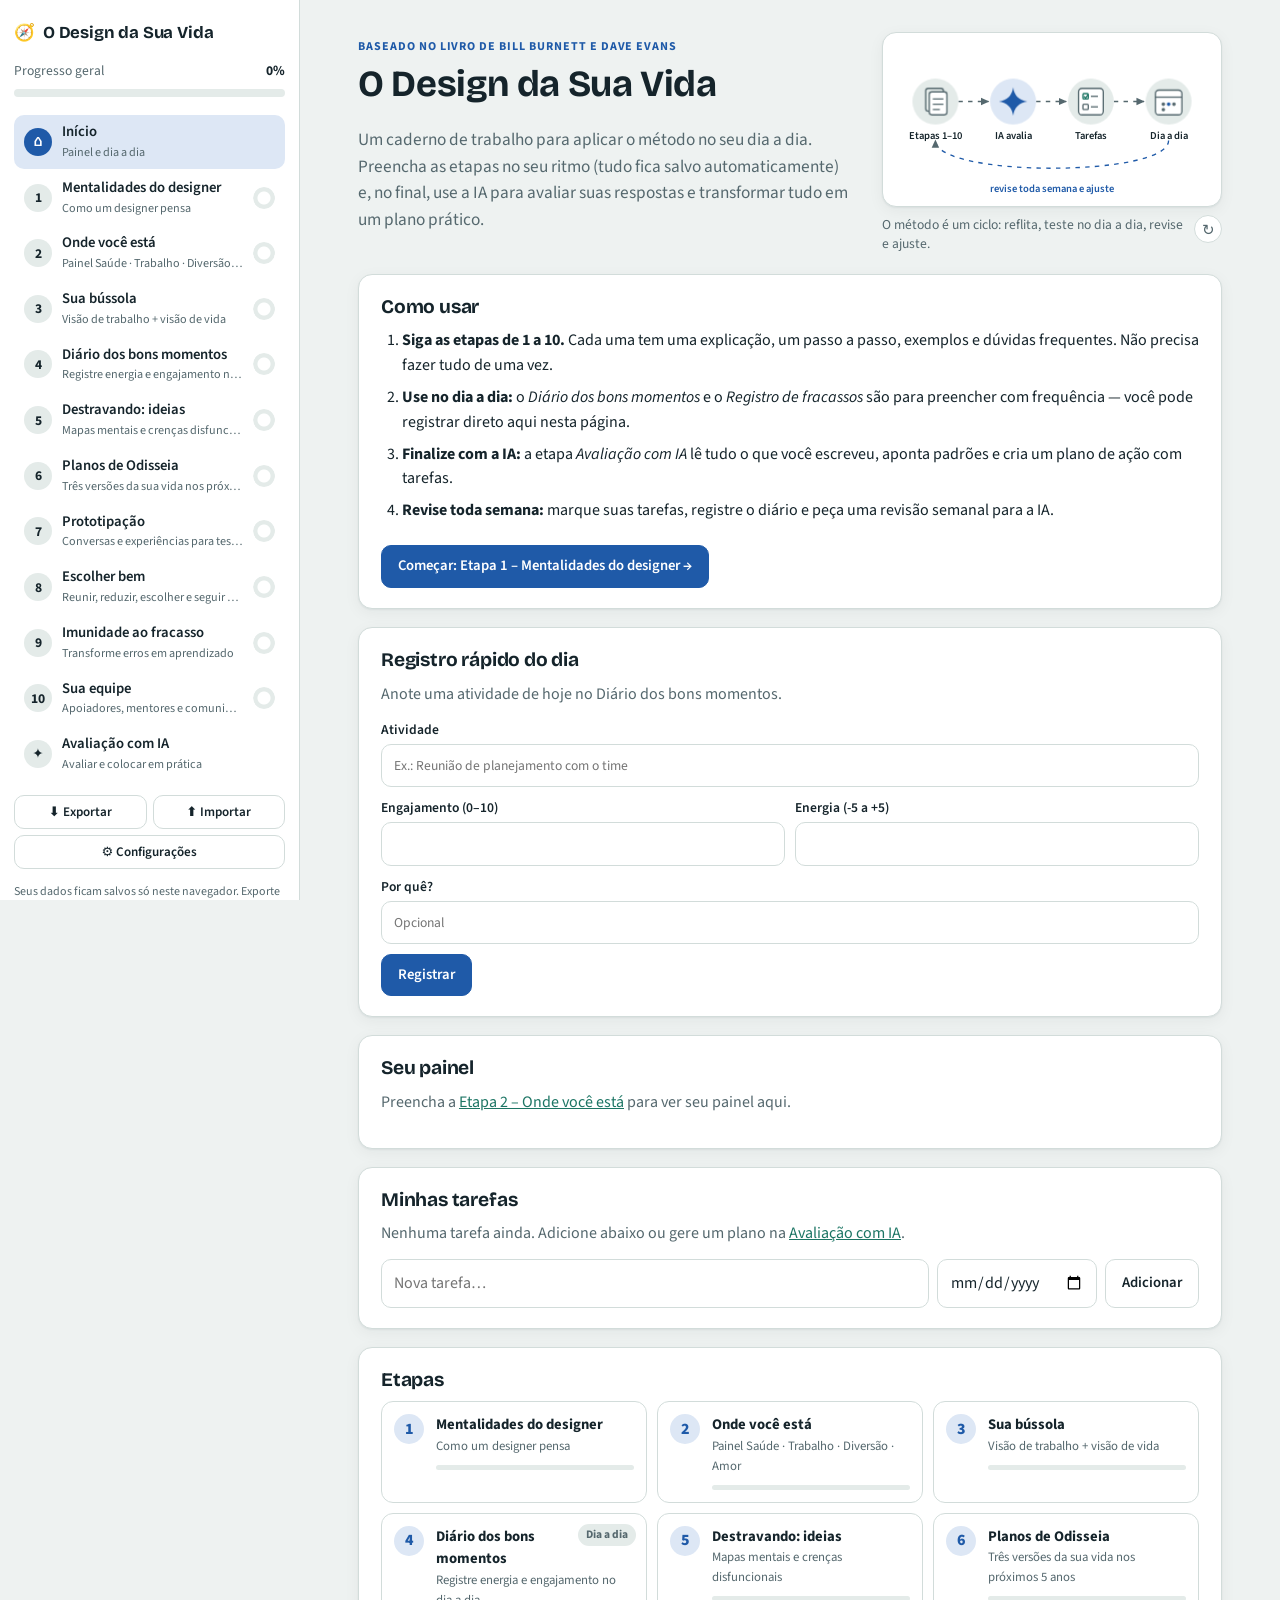
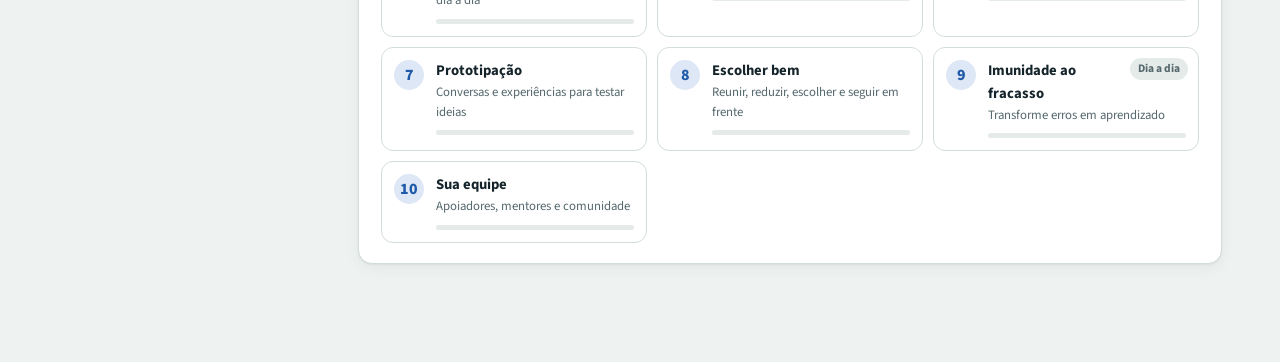
<file: design-da-sua-vida/index.html>
<!doctype html>
<html lang="pt-BR">
<head>
  <meta charset="utf-8">
  <meta name="viewport" content="width=device-width, initial-scale=1">
  <title>O Design da Sua Vida</title>
  <meta name="description" content="Caderno de trabalho interativo baseado no livro O Design da Sua Vida, com avaliação e plano de ação com IA.">
  <link rel="icon" href="data:image/svg+xml,<svg xmlns='http://www.w3.org/2000/svg' viewBox='0 0 100 100'><text y='.9em' font-size='90'>🧭</text></svg>">
  <link rel="preconnect" href="https://fonts.googleapis.com">
  <link rel="preconnect" href="https://fonts.gstatic.com" crossorigin>
  <link rel="stylesheet" href="https://fonts.googleapis.com/css2?family=Bricolage+Grotesque:opsz,wght@12..96,600;12..96,700&family=Source+Sans+3:ital,wght@0,400;0,600;0,700;1,400&display=swap">
  <link rel="stylesheet" href="css/styles.css">
</head>
<body>
  <a class="skip" href="#main">Pular para o conteúdo</a>

  <header class="topbar">
    <button class="icon-btn menu-btn" data-action="toggle-nav" aria-label="Abrir menu">☰</button>
    <a href="#inicio" class="brand"><span aria-hidden="true">🧭</span> O Design da Sua Vida</a>
  </header>

  <div class="layout">
    <nav class="sidebar" aria-label="Etapas">
      <a href="#inicio" class="brand brand-side"><span aria-hidden="true">🧭</span> O Design da Sua Vida</a>
      <div id="overall" class="overall"></div>
      <ul id="nav-list" class="nav-list"></ul>
      <div class="side-tools">
        <button class="btn small ghost" data-action="export" title="Baixar backup dos seus dados (.json)">⬇ Exportar</button>
        <button class="btn small ghost" data-action="import" title="Restaurar um backup">⬆ Importar</button>
        <button class="btn small ghost" data-action="open-settings">⚙️ Configurações</button>
      </div>
      <p class="side-note" id="storage-note">Seus dados ficam salvos só neste navegador. Exporte um backup de vez em quando.</p>
    </nav>
    <div class="nav-backdrop" data-action="toggle-nav"></div>

    <main id="main" tabindex="-1"></main>
  </div>

  <input type="file" id="import-file" accept="application/json,.json" hidden>

  <dialog id="settings" aria-labelledby="set-title">
    <form method="dialog" data-action="save-settings" class="settings-form">
      <h2 id="set-title">Configurações</h2>
      <p id="set-msg" class="notice" hidden></p>

      <div id="set-sample" class="settings-block" hidden>
        <strong>IA</strong>
        <p class="muted small">Aqui a IA usa a sua própria conta Claude, sem chave de API. Na primeira vez, o Claude pede sua autorização.</p>
      </div>

      <div id="set-api" class="settings-block">
        <label for="set-key"><strong>Chave da API da Anthropic</strong></label>
        <input id="set-key" name="key" type="password" autocomplete="off" placeholder="sk-ant-…">
        <p class="muted small">
          Usada para a IA responder aqui no app. Crie uma em <a href="https://console.anthropic.com/settings/keys" target="_blank" rel="noopener">console.anthropic.com</a> (o uso é cobrado pela Anthropic, por volume de texto).
          A chave fica salva <strong>apenas neste navegador</strong> e é enviada somente para a API da Anthropic.
          Não use em computadores compartilhados.
        </p>
        <p class="muted small">Sem chave? Tudo continua funcionando, e nos pedidos à IA você pode usar “Copiar para usar no Claude.ai”.</p>

        <label for="set-model"><strong>Modelo</strong></label>
        <select id="set-model" name="model"></select>
      </div>

      <div class="dialog-actions">
        <button type="button" class="btn danger ghost" data-action="reset">Apagar todos os dados</button>
        <span class="spacer"></span>
        <button type="button" class="btn" data-action="close-dialog">Cancelar</button>
        <button type="submit" class="btn primary">Salvar</button>
      </div>
    </form>
  </dialog>

  <dialog id="confirm-dlg" aria-labelledby="confirm-msg">
    <form method="dialog" class="settings-form">
      <p id="confirm-msg" class="confirm-msg"></p>
      <div class="dialog-actions">
        <span class="spacer"></span>
        <button value="cancel" class="btn">Cancelar</button>
        <button value="ok" class="btn primary" id="confirm-ok">Confirmar</button>
      </div>
    </form>
  </dialog>

  <div id="save-status" class="save-status" role="status" aria-live="polite"></div>
  <div id="toast" class="toast" role="status" aria-live="polite"></div>

  <script src="js/steps.js"></script>
  <script src="js/illustrations.js"></script>
  <script src="js/ai.js"></script>
  <script src="js/app.js"></script>
</body>
</html>
</file>
<file: design-da-sua-vida/css/styles.css>
/*
 * Paleta "bússola": névoa verde-acinzentada, azul de mapa como destaque
 * e verde-mar para ajuda e progresso.
 */
:root {
  --bg: #eef2f1;
  --surface: #ffffff;
  --surface-2: #e4ebe9;
  --text: #15242b;
  --muted: #55686e;
  --line: #d2dcda;
  --accent: #1f5aa8;
  --accent-ink: #ffffff;
  --accent-soft: #dde7f5;
  --teal: #1c7564;
  --teal-soft: #d6ede7;
  --pos: #22774a;
  --neg: #b23a34;
  --radius: 14px;
  --shadow: 0 1px 2px rgba(21, 36, 43, .06), 0 4px 16px rgba(21, 36, 43, .05);
  --sidebar: 300px;
  --font: "Source Sans 3", system-ui, -apple-system, "Segoe UI", Roboto, Arial, sans-serif;
  --font-display: "Bricolage Grotesque", "Source Sans 3", system-ui, sans-serif;
  --ease-out: cubic-bezier(.22, 1, .36, 1);
  --ease-spring: cubic-bezier(.34, 1.56, .64, 1);
  color-scheme: light;
}

@media (prefers-color-scheme: dark) {
  :root:not([data-theme="light"]) {
    --bg: #0f171a;
    --surface: #172327;
    --surface-2: #1f2e33;
    --text: #e3ebea;
    --muted: #9cb0b3;
    --line: #2b3c41;
    --accent: #82b2f0;
    --accent-ink: #0b1520;
    --accent-soft: #1b2d45;
    --teal: #5ec6b1;
    --teal-soft: #173530;
    --pos: #73c690;
    --neg: #ef8a83;
    --shadow: none;
    color-scheme: dark;
  }
}
:root[data-theme="dark"] {
  --bg: #0f171a;
  --surface: #172327;
  --surface-2: #1f2e33;
  --text: #e3ebea;
  --muted: #9cb0b3;
  --line: #2b3c41;
  --accent: #82b2f0;
  --accent-ink: #0b1520;
  --accent-soft: #1b2d45;
  --teal: #5ec6b1;
  --teal-soft: #173530;
  --pos: #73c690;
  --neg: #ef8a83;
  --shadow: none;
  color-scheme: dark;
}

* { box-sizing: border-box; }
html { -webkit-text-size-adjust: 100%; }
body {
  margin: 0;
  background: var(--bg);
  color: var(--text);
  font: 16px/1.55 var(--font);
}
a { color: var(--teal); }
h1, h2, h3, h4 { line-height: 1.25; margin: 0 0 .5em; text-wrap: balance; }
h1, h2, .brand { font-family: var(--font-display); letter-spacing: -.01em; }
h1 { font-size: clamp(1.7rem, 4vw, 2.3rem); letter-spacing: -.01em; }
h2 { font-size: 1.2rem; }
h3 { font-size: 1rem; margin-top: 1.2em; }
h4 { font-size: .95rem; }
p { margin: 0 0 .8em; }
code { background: var(--surface-2); padding: 0 .3em; border-radius: 4px; font-size: .9em; }

.skip { position: absolute; left: -999px; top: 0; background: var(--surface); padding: 8px 12px; z-index: 100; }
.skip:focus { left: 8px; }

.muted { color: var(--muted); }
.small { font-size: .85rem; }

/* ---------- Layout ---------- */
.layout { display: flex; min-height: 100vh; }
.sidebar {
  position: sticky; top: 0; align-self: flex-start;
  width: var(--sidebar); height: 100vh; overflow-y: auto;
  padding: 20px 14px; border-right: 1px solid var(--line); background: var(--surface);
  display: flex; flex-direction: column; gap: 14px; flex-shrink: 0;
}
main { flex: 1; min-width: 0; max-width: 920px; margin: 0 auto; padding: 32px 28px 80px; outline: none; }

.brand { font-weight: 700; color: var(--text); text-decoration: none; font-size: 1.05rem; display: flex; gap: 8px; align-items: center; }
.topbar { display: none; }

.overall-label { display: flex; justify-content: space-between; font-size: .85rem; color: var(--muted); margin-bottom: 6px; }
.overall-label strong { color: var(--text); }
.bar { height: 8px; background: var(--surface-2); border-radius: 99px; overflow: hidden; margin: 8px 0 4px; }
.bar > span { display: block; height: 100%; background: linear-gradient(90deg, var(--teal), var(--accent)); border-radius: inherit; transition: width .3s; }
.bar.small { height: 5px; margin: 8px 0 0; }

.nav-list { list-style: none; margin: 0; padding: 0; display: flex; flex-direction: column; gap: 2px; }
.nav-item {
  display: flex; align-items: center; gap: 10px; padding: 6px 10px; border-radius: 10px;
  color: var(--text); text-decoration: none;
}
.nav-item:hover { background: var(--surface-2); }
.nav-item.active { background: var(--accent-soft); }
.nav-badge {
  width: 28px; height: 28px; flex-shrink: 0; border-radius: 50%; display: grid; place-items: center;
  background: var(--surface-2); font-weight: 700; font-size: .85rem;
}
.nav-item.active .nav-badge { background: var(--accent); color: var(--accent-ink); }
.nav-text { display: flex; flex-direction: column; min-width: 0; flex: 1; }
.nav-title { font-weight: 600; font-size: .92rem; }
.nav-sub { font-size: .76rem; color: var(--muted); white-space: nowrap; overflow: hidden; text-overflow: ellipsis; }
.nav-progress {
  --p: 0;
  width: 22px; height: 22px; border-radius: 50%; flex-shrink: 0; display: grid; place-items: center;
  font-size: .7rem; font-weight: 700; color: var(--accent-ink);
  background: conic-gradient(var(--teal) calc(var(--p) * 1%), var(--surface-2) 0);
  -webkit-mask: radial-gradient(circle, transparent 6px, #000 7px);
          mask: radial-gradient(circle, transparent 6px, #000 7px);
}
.nav-progress.done { background: var(--teal); -webkit-mask: none; mask: none; color: var(--surface); }

.side-tools { display: grid; grid-template-columns: 1fr 1fr; gap: 6px; margin-top: auto; }
.side-tools > :last-child { grid-column: 1 / -1; }
.side-note { font-size: .75rem; color: var(--muted); margin: 0; }
.nav-backdrop { display: none; }

/* ---------- Componentes ---------- */
.page-head { margin-bottom: 20px; }
.page-head.with-ill { display: grid; grid-template-columns: minmax(0, 1fr) minmax(220px, 340px); gap: 28px; align-items: center; }
.eyebrow { text-transform: uppercase; letter-spacing: .08em; font-size: .75rem; font-weight: 700; color: var(--accent); margin-bottom: 6px; }
.lead { font-size: 1.08rem; color: var(--muted); max-width: 680px; }

.card {
  background: var(--surface); border: 1px solid var(--line); border-radius: var(--radius);
  padding: 20px 22px; margin-bottom: 18px; box-shadow: var(--shadow);
}

.btn {
  display: inline-flex; align-items: center; justify-content: center; gap: 6px;
  padding: 9px 16px; border-radius: 10px; border: 1px solid var(--line);
  background: var(--surface); color: var(--text); font: inherit; font-weight: 600; font-size: .92rem;
  cursor: pointer; text-decoration: none; min-height: 40px;
}
.btn:hover { background: var(--surface-2); }
.btn.primary { background: var(--accent); border-color: var(--accent); color: var(--accent-ink); }
.btn.primary:hover { filter: brightness(1.05); }
.btn.ghost { background: transparent; }
.btn.small { padding: 6px 10px; font-size: .82rem; min-height: 34px; }
.btn.danger { color: var(--neg); }
.btn:disabled { opacity: .55; cursor: not-allowed; }
.icon-btn {
  border: 0; background: transparent; color: var(--muted); font-size: 1.3rem; line-height: 1;
  width: 34px; height: 34px; border-radius: 8px; cursor: pointer;
}
.icon-btn:hover { background: var(--surface-2); color: var(--neg); }

.chip { font-size: .72rem; font-weight: 700; padding: 2px 8px; border-radius: 99px; background: var(--surface-2); color: var(--muted); white-space: nowrap; }
.chip.ok { background: var(--teal-soft); color: var(--teal); }
.pill { display: inline-block; font-size: .75rem; padding: 0 7px; border-radius: 99px; background: var(--surface-2); color: var(--muted); white-space: nowrap; }
.pill.pos { color: var(--pos); }
.pill.neg { color: var(--neg); }

.notice { background: var(--accent-soft); border-radius: 10px; padding: 12px 14px; margin-bottom: 18px; font-size: .92rem; }
.error-text { color: var(--neg); }

.how-list { padding-left: 1.3em; margin: 0 0 1em; }
.how-list li { margin-bottom: .45em; }

/* Ajuda */
.help { padding: 0; }
.help > summary {
  list-style: none; cursor: pointer; padding: 16px 22px; font-weight: 700; display: flex; align-items: center; gap: 10px;
}
.help > summary::-webkit-details-marker { display: none; }
.help > summary::after { content: "▾"; margin-left: auto; color: var(--muted); transition: transform .2s; }
.help[open] > summary::after { transform: rotate(180deg); }
.help-icon { width: 26px; height: 26px; border-radius: 50%; display: grid; place-items: center; background: var(--teal-soft); color: var(--teal); font-weight: 800; }
.help-body { padding: 0 22px 20px; border-top: 1px solid var(--line); }
.help-intro { margin-top: 14px; }
.help-intro ul, .help-intro ol { padding-left: 1.3em; }
.help-intro li { margin-bottom: .35em; }
.example { background: var(--surface-2); border-left: 4px solid var(--teal); padding: 12px 14px; border-radius: 0 10px 10px 0; font-size: .95rem; }
.example p:last-child { margin: 0; }
.faq details { border-bottom: 1px solid var(--line); padding: 8px 0; }
.faq summary { cursor: pointer; font-weight: 600; }
.faq p { margin: 8px 0 4px; color: var(--muted); }
.ask-box { margin-top: 18px; padding: 14px; border-radius: 12px; background: var(--teal-soft); }
.ask-box h3 { margin-top: 0; }
.ask-box form { display: flex; flex-direction: column; gap: 8px; align-items: flex-start; }
.ask-answer:not(:empty) { margin-top: 12px; background: var(--surface); padding: 12px 14px; border-radius: 10px; }

/* Campos */
.section-hint { color: var(--muted); font-size: .92rem; background: var(--surface-2); padding: 10px 12px; border-radius: 10px; }
.field { display: flex; flex-direction: column; gap: 6px; margin-bottom: 16px; }
.field > label { font-weight: 600; }
.hint { color: var(--muted); font-size: .85rem; margin-top: -4px; }
input[type="text"], input[type="number"], input[type="date"], input[type="password"], input:not([type]), textarea, select {
  width: 100%; font: inherit; color: var(--text); background: var(--surface);
  border: 1px solid var(--line); border-radius: 10px; padding: 10px 12px;
}
textarea { resize: vertical; min-height: 2.8em; line-height: 1.5; }
input:focus, textarea:focus, select:focus, .btn:focus-visible, .nav-item:focus-visible, summary:focus-visible {
  outline: 2px solid var(--teal); outline-offset: 1px;
}
.counter { font-size: .78rem; color: var(--muted); align-self: flex-end; }

.range-row { display: flex; align-items: center; gap: 14px; }
.range-row input[type="range"] { flex: 1; accent-color: var(--accent); height: 28px; }
.range-row input.unset { opacity: .45; }
.range-row output { min-width: 2.2em; text-align: center; font-weight: 800; font-size: 1.1rem; background: var(--surface-2); border-radius: 8px; padding: 2px 6px; }

/* Listas */
.table-wrap { overflow-x: auto; margin-bottom: 10px; }
.list-table { width: 100%; border-collapse: collapse; }
.list-table th { text-align: left; font-size: .78rem; color: var(--muted); font-weight: 600; padding: 4px 6px; white-space: nowrap; }
.list-table td { padding: 4px 6px; vertical-align: top; }
.list-table td input, .list-table td select { padding: 8px 9px; font-size: .92rem; }
.list-table th.wide, .list-table td.wide { min-width: 170px; }
.list-table input[type="number"] { width: 80px; }
.list-table input[type="date"] { min-width: 140px; }
.row-actions { width: 40px; }
.empty { font-size: .9rem; }

.highlights { display: grid; grid-template-columns: 1fr 1fr; gap: 14px; margin-top: 16px; padding: 14px; border-radius: 12px; background: var(--surface-2); }
.highlights ul { margin: 0; padding-left: 1.1em; font-size: .9rem; }
.highlights p { grid-column: 1 / -1; margin: 0; }

.step-footer { display: flex; flex-wrap: wrap; gap: 14px; align-items: center; justify-content: space-between; margin-top: 8px; }
.step-nav { display: flex; gap: 8px; flex-wrap: wrap; }
.check { display: inline-flex; align-items: flex-start; gap: 10px; cursor: pointer; }
.check input { width: 20px; height: 20px; margin-top: 2px; accent-color: var(--teal); flex-shrink: 0; }
.done-toggle { font-weight: 600; }

/* Início */
.how-card .btn { margin-top: 6px; }
.quick-form { display: grid; grid-template-columns: 1fr 1fr; gap: 10px; align-items: end; }
.quick-form label { display: flex; flex-direction: column; gap: 4px; font-size: .85rem; font-weight: 600; }
.quick-form .qf-wide { grid-column: 1 / -1; }
.quick-form input { font-weight: 400; }
.quick-form button { grid-column: 1 / -1; justify-self: start; }
.journal-summary { margin-top: 16px; }
.journal-summary ul { list-style: none; padding: 0; margin: 0; }
.journal-summary li { padding: 6px 0; border-bottom: 1px solid var(--line); font-size: .92rem; }

.gauges { display: flex; gap: 18px; justify-content: space-around; padding: 6px 0; }
.gauge { display: flex; flex-direction: column; align-items: center; gap: 4px; font-size: .85rem; }
.gauge-track { width: 38px; height: 120px; background: var(--surface-2); border-radius: 10px; display: flex; align-items: flex-end; overflow: hidden; }
.gauge-track span { width: 100%; background: linear-gradient(0deg, var(--teal), var(--accent)); border-radius: 10px; }
.gauge strong { font-size: 1.1rem; }

.step-grid { display: grid; grid-template-columns: repeat(auto-fill, minmax(240px, 1fr)); gap: 10px; }
.step-card {
  display: flex; gap: 12px; align-items: flex-start; padding: 12px; border-radius: 12px; border: 1px solid var(--line);
  text-decoration: none; color: var(--text); position: relative;
}
.step-card:hover { border-color: var(--accent); }
.step-num { width: 30px; height: 30px; border-radius: 50%; background: var(--accent-soft); color: var(--accent); font-weight: 800; display: grid; place-items: center; flex-shrink: 0; }
.step-card-body { display: flex; flex-direction: column; flex: 1; min-width: 0; font-size: .92rem; }
.step-card-body .muted { font-size: .8rem; }
.step-card .chip { position: absolute; top: 10px; right: 10px; }
.step-card:has(.chip) strong { padding-right: 70px; }

/* Tarefas */
.actions { list-style: none; padding: 0; margin: 0 0 12px; }
.action { display: flex; align-items: center; gap: 8px; padding: 8px 0; border-bottom: 1px solid var(--line); }
.action .check { flex: 1; }
.action .check span {
  background: linear-gradient(currentColor, currentColor) no-repeat 0 55% / 0 1.5px;
  transition: background-size .4s var(--ease-out), color .3s;
}
.action.done .check span { background-size: 100% 1.5px; color: var(--muted); }
.task-form { display: grid; grid-template-columns: 1fr 160px auto; gap: 8px; }

/* IA */
.mode-grid { display: grid; grid-template-columns: repeat(auto-fill, minmax(250px, 1fr)); gap: 12px; }
.mode { display: flex; flex-direction: column; gap: 6px; padding: 14px; border: 1px solid var(--line); border-radius: 12px; }
.mode .muted { font-size: .86rem; flex: 1; }
.mode-actions { display: flex; flex-wrap: wrap; gap: 6px; margin-top: 4px; }
.chat-head { display: flex; justify-content: space-between; align-items: center; }
.chat { max-height: 70vh; overflow-y: auto; display: flex; flex-direction: column; gap: 12px; padding: 4px 2px 12px; }
.msg { display: flex; flex-direction: column; }
.msg.user { align-items: flex-end; }
.msg-body { padding: 12px 16px; border-radius: 14px; max-width: 92%; }
.msg.user .msg-body { background: var(--accent-soft); border-bottom-right-radius: 4px; }
.msg.assistant .msg-body { background: var(--surface-2); border-bottom-left-radius: 4px; }
.msg-actions { display: flex; gap: 6px; margin-top: 6px; flex-wrap: wrap; }
.md h2, .md h3, .md h4, .md h5 { margin: 1em 0 .4em; font-size: 1.02rem; }
.md h2:first-child, .md h3:first-child { margin-top: 0; }
.md ul, .md ol { padding-left: 1.3em; margin: 0 0 .8em; }
.md li { margin-bottom: .3em; }
.md p:last-child, .md ul:last-child { margin-bottom: 0; }
.md blockquote { margin: 0 0 .8em; padding-left: 12px; border-left: 3px solid var(--teal); color: var(--muted); }
.md-tasks { list-style: none; padding-left: 0 !important; }
.md-box { color: var(--teal); font-weight: 700; }
.md-task.done { color: var(--muted); text-decoration: line-through; }
.chat-form { display: flex; flex-direction: column; gap: 8px; border-top: 1px solid var(--line); padding-top: 12px; }
.chat-form-actions { display: flex; justify-content: flex-end; align-items: center; gap: 10px; flex-wrap: wrap; }
.typing span { animation: blink 1.2s infinite; }
.typing span:nth-child(2) { animation-delay: .2s; }
.typing span:nth-child(3) { animation-delay: .4s; }
@keyframes blink { 0%, 100% { opacity: .2; } 50% { opacity: 1; } }

/* Diálogo */
dialog { border: 1px solid var(--line); border-radius: var(--radius); padding: 0; width: min(520px, calc(100vw - 32px)); background: var(--surface); color: var(--text); }
dialog::backdrop { background: rgba(0, 0, 0, .4); }
.settings-form { padding: 22px; display: flex; flex-direction: column; gap: 8px; }
.settings-block { display: flex; flex-direction: column; gap: 8px; }
.confirm-msg { font-size: 1.02rem; margin: 0; }
.dialog-actions { display: flex; gap: 8px; margin-top: 10px; flex-wrap: wrap; }
.spacer { flex: 1; }

.save-status, .toast {
  position: fixed; left: 50%; transform: translate(-50%, 20px); opacity: 0; pointer-events: none;
  transition: opacity .2s, transform .2s; z-index: 50; border-radius: 99px; font-size: .88rem; font-weight: 600;
}
.save-status { bottom: 16px; right: 16px; left: auto; transform: translateY(10px); background: var(--teal-soft); color: var(--teal); padding: 6px 12px; }
.toast { bottom: 60px; background: var(--text); color: var(--bg); padding: 10px 18px; max-width: calc(100vw - 32px); text-align: center; border-radius: 12px; }
.save-status.show, .toast.show { opacity: 1; transform: translate(-50%, 0); }
.save-status.show { transform: none; }
.save-status.error, .toast.error { background: var(--neg); color: var(--surface); }

/* ---------- Responsivo ---------- */
@media (max-width: 900px) {
  .topbar {
    display: flex; align-items: center; gap: 8px; position: sticky; top: 0; z-index: 30;
    padding: 8px 12px; background: var(--surface); border-bottom: 1px solid var(--line);
  }
  .menu-btn { color: var(--text); }
  .brand-side { display: none; }
  .sidebar {
    position: fixed; z-index: 40; left: 0; top: 0; transform: translateX(-105%);
    transition: transform .25s; box-shadow: 0 0 30px rgba(0, 0, 0, .2); width: min(320px, 86vw);
  }
  body.nav-open .sidebar { transform: none; }
  body.nav-open .nav-backdrop { display: block; position: fixed; inset: 0; background: rgba(0, 0, 0, .35); z-index: 35; }
  main { padding: 20px 16px 80px; }
  .card { padding: 16px; }
  .help > summary { padding: 14px 16px; }
  .help-body { padding: 0 16px 16px; }

  /* listas viram cartões no celular */
  .list-table thead { display: none; }
  .list-table, .list-table tbody, .list-table tr, .list-table td { display: block; width: 100%; }
  .list-table tr { border: 1px solid var(--line); border-radius: 12px; padding: 8px; margin-bottom: 10px; position: relative; }
  .list-table td { padding: 4px 0; }
  .list-table td::before { content: attr(data-label); display: block; font-size: .75rem; color: var(--muted); font-weight: 600; margin-bottom: 2px; }
  .list-table td.row-actions { position: absolute; top: 4px; right: 4px; width: auto; padding: 0; }
  .list-table td.row-actions::before { content: none; }
  .list-table th.wide, .list-table td.wide { min-width: 0; }
  .list-table input[type="number"] { width: 100%; }
  .highlights { grid-template-columns: 1fr; }
  .task-form { grid-template-columns: 1fr 1fr; }
  .task-form input[name="text"] { grid-column: 1 / -1; }
  .msg-body { max-width: 100%; }
}

@media (max-width: 480px) {
  .quick-form { grid-template-columns: 1fr; }
  .step-nav { width: 100%; }
  .step-nav .btn { flex: 1; }
  .gauges { gap: 8px; }
}

/* ---------- Impressão ---------- */
@media print {
  .sidebar, .topbar, .help, .btn, .icon-btn, .task-form, .chat-form, .ask-box, .step-footer, .save-status, .toast, .quick-form { display: none !important; }
  main { max-width: none; padding: 0; }
  .card { box-shadow: none; break-inside: avoid; }
  body { background: #fff; color: #000; }
}

/* ---------- Ilustrações ---------- */
.ill { margin: 0; color: var(--text); }
.ill-art {
  background: var(--surface); border: 1px solid var(--line); border-radius: var(--radius);
  padding: 12px 10px 6px; box-shadow: var(--shadow);
}
.ill svg { display: block; width: 100%; height: auto; max-width: 100%; overflow: visible; }
.ill figcaption { display: flex; align-items: flex-start; gap: 8px; margin-top: 8px; font-size: .85rem; color: var(--muted); line-height: 1.4; }
.ill figcaption span { flex: 1; }
.ill-replay {
  border: 1px solid var(--line); background: var(--surface); color: var(--muted); border-radius: 50%;
  width: 28px; height: 28px; flex-shrink: 0; cursor: pointer; font-size: .95rem; line-height: 1;
  transition: transform .4s var(--ease-spring), color .2s, border-color .2s;
}
.ill-replay:hover { color: var(--accent); border-color: var(--accent); transform: rotate(-180deg); }
.ill-replay:focus-visible { outline: 2px solid var(--teal); outline-offset: 1px; }

.ill text { fill: currentColor; font-family: var(--font); font-size: 12px; font-weight: 600; }
.ill .tm { fill: var(--muted); font-weight: 400; font-size: 11px; }
.ill .ta { fill: var(--accent); }
.ill .t-inv { fill: var(--accent-ink); }
.ill .s { stroke: currentColor; fill: none; stroke-width: 1.5; }
.ill .s-m { stroke: var(--muted); }
.ill .s-a { stroke: var(--accent); }
.ill .s-t { stroke: var(--teal); }
.ill .s-n { stroke: var(--neg); }
.ill .s-track { stroke: var(--surface-2); }
.ill .s-grid { stroke: var(--line); }
.ill .f-a { fill: var(--accent); }
.ill .f-as { fill: var(--accent-soft); }
.ill .f-t { fill: var(--teal); }
.ill .f-ts { fill: var(--teal-soft); }
.ill .f-s { fill: var(--surface); }
.ill .f-s2 { fill: var(--surface-2); }
.ill .f-m { fill: var(--muted); }
.ill .needle { stroke: var(--text); }
.ill .ring { fill: none; stroke-width: 2.5; opacity: 0; }
.ill .halo { opacity: 0; }

/* Primitivas de animação: atraso em --d, estado final = estado em repouso. */
.a-draw { animation: il-draw 1s var(--ease-out) var(--d, 0s) both; }
.a-pop { transform-box: fill-box; transform-origin: center; animation: il-pop .6s var(--ease-spring) var(--d, 0s) both; }
.a-fade { animation: il-fade .6s ease var(--d, 0s) both; }
.a-pulse { transform-box: fill-box; transform-origin: center; animation: il-pulse 2.6s ease-out var(--d, 0s) infinite; }
.a-flow { stroke-dasharray: 5 6; animation: il-flow 1.4s linear infinite; }
.a-cycle { animation: il-cycle 6s ease-in-out var(--d, 0s) infinite; }
.a-orbit { animation: il-orbit 7s linear infinite; }
.a-gauge { stroke-dasharray: 1; stroke-dashoffset: calc(1 - var(--v)); animation: il-gauge 1.4s var(--ease-out) var(--d, 0s) both; }
.a-needle { transform-box: view-box; transform: rotate(var(--r)); animation: il-needle 1.6s var(--ease-spring) var(--d, 0s) both; }
.a-in-left { animation: il-in-left .9s var(--ease-out) both; }
.a-in-right { animation: il-in-right .9s var(--ease-out) both; }
.compass-needle { transform-box: view-box; animation: il-settle 1.8s var(--ease-out) .8s both, il-wobble 5s ease-in-out 2.6s infinite; }
.a-fall { transform-box: fill-box; transform-origin: center; animation: il-fall 9s var(--ease-out) var(--d, 0s) infinite; }
.a-pop-dim { transform-box: fill-box; transform-origin: center; animation: il-pop .5s var(--ease-spring) var(--d, 0s) both, il-dim .6s ease calc(var(--d, 0s) + 1s) forwards; }
.a-pop-drift { transform-box: fill-box; transform-origin: center; animation: il-pop .5s var(--ease-spring) var(--d, 0s) both, il-drift 1.2s var(--ease-out) calc(var(--d, 0s) + 1.3s) forwards; }
.ill .spark { transform-box: fill-box; transform-origin: center; animation: il-twinkle 3s ease-in-out infinite; }
.ill .check-draw { animation: il-draw .5s var(--ease-out) 1.2s both; }

@keyframes il-draw { from { stroke-dasharray: 1; stroke-dashoffset: 1; } to { stroke-dasharray: 1; stroke-dashoffset: 0; } }
@keyframes il-pop { from { opacity: 0; transform: scale(.2); } }
@keyframes il-fade { from { opacity: 0; } }
@keyframes il-pulse { 0% { opacity: .8; transform: scale(1); } 70%, 100% { opacity: 0; transform: scale(2.2); } }
@keyframes il-flow { to { stroke-dashoffset: -22; } }
@keyframes il-cycle { 0%, 100% { opacity: 0; } 4%, 16% { opacity: 1; } 22% { opacity: 0; } }
@keyframes il-orbit { to { transform: rotate(360deg); } }
@keyframes il-gauge { from { stroke-dashoffset: 1; } }
@keyframes il-needle { from { transform: rotate(-90deg); } }
@keyframes il-in-left { from { opacity: 0; transform: translateX(-26px); } }
@keyframes il-in-right { from { opacity: 0; transform: translateX(26px); } }
@keyframes il-settle { 0% { transform: rotate(-220deg); } 60% { transform: rotate(18deg); } 80% { transform: rotate(-7deg); } 100% { transform: rotate(0); } }
@keyframes il-wobble { 0%, 100% { transform: rotate(0); } 30% { transform: rotate(9deg); } 60% { transform: rotate(-6deg); } }
@keyframes il-fall {
  0% { opacity: 0; transform: translate(0, -10px); }
  5% { opacity: 1; transform: translate(0, 0); }
  14% { opacity: 1; transform: translate(0, 0); }
  28% { opacity: 1; transform: translate(var(--dx), 96px) scale(.6); }
  33%, 100% { opacity: 0; transform: translate(var(--dx), 104px) scale(.5); }
}
@keyframes il-dim { to { opacity: .22; } }
@keyframes il-drift { to { opacity: .12; transform: translate(10px, -16px) scale(.8); } }
@keyframes il-twinkle { 0%, 100% { transform: scale(1) rotate(0); } 50% { transform: scale(1.12) rotate(12deg); } }

/* ---------- Movimento da interface ---------- */
.page-enter > * { animation: ui-rise .55s var(--ease-out) both; }
.page-enter > *:nth-child(2) { animation-delay: .06s; }
.page-enter > *:nth-child(3) { animation-delay: .12s; }
.page-enter > *:nth-child(4) { animation-delay: .18s; }
.page-enter > *:nth-child(5) { animation-delay: .24s; }
.page-enter > *:nth-child(n+6) { animation-delay: .3s; }
.page-enter .bar > span { animation: ui-grow 1s var(--ease-out) .25s both; }
.page-enter .ill-art { animation: ui-float-in .8s var(--ease-out) .1s both; }
@keyframes ui-rise { from { opacity: 0; transform: translateY(14px); } }
@keyframes ui-grow { from { transform: scaleX(0); } }
@keyframes ui-float-in { from { opacity: 0; transform: translateY(10px) scale(.97); } }
.bar > span { transform-origin: left; }

.btn { transition: background-color .2s, border-color .2s, transform .15s var(--ease-out), box-shadow .2s; }
.btn:active:not(:disabled) { transform: scale(.97); }
.btn.primary:hover:not(:disabled) { transform: translateY(-1px); box-shadow: 0 6px 16px -8px var(--accent); }
.nav-item { transition: background-color .2s, transform .2s var(--ease-out); }
.nav-item:hover { transform: translateX(2px); }
.nav-item.active .nav-badge { animation: il-pop .45s var(--ease-spring); }
.step-card { transition: border-color .2s, transform .25s var(--ease-out), box-shadow .25s; }
.step-card:hover { transform: translateY(-2px); box-shadow: var(--shadow); }
.mode { transition: border-color .2s, transform .25s var(--ease-out); }
.mode:hover { border-color: var(--accent); transform: translateY(-2px); }

.help[open] > .help-body, .faq details[open] > p { animation: ui-rise .35s var(--ease-out); }
.help > summary::after { transition: transform .3s var(--ease-spring); }

.range-row output.bump { animation: ui-bump .3s var(--ease-spring); }
@keyframes ui-bump { 50% { transform: scale(1.25); color: var(--accent); } }

.check input { transition: transform .2s var(--ease-spring); }
.check input:checked { animation: ui-check .35s var(--ease-spring); }
@keyframes ui-check { 50% { transform: scale(1.3); } }

.done-toggle { position: relative; }
.done-toggle.celebrate::before {
  content: ""; position: absolute; left: 10px; top: 12px; width: 8px; height: 8px; border-radius: 50%;
  box-shadow: 0 -22px 0 var(--accent), 19px -11px 0 var(--teal), 19px 11px 0 var(--accent), 0 22px 0 var(--teal), -19px 11px 0 var(--accent), -19px -11px 0 var(--teal);
  animation: ui-burst .8s var(--ease-out) both; pointer-events: none;
}
@keyframes ui-burst { from { transform: translate(-50%, -50%) scale(.2); opacity: 1; } to { transform: translate(-50%, -50%) scale(1.6); opacity: 0; } }

.journal-summary li.flash { animation: ui-flash 1.4s ease; }
@keyframes ui-flash { 0% { background: var(--accent-soft); } 100% { background: transparent; } }

.msg:last-child, .msg.pending { animation: ui-rise .4s var(--ease-out); }
.toast { transition: opacity .25s, transform .45s var(--ease-spring); }
dialog[open] { animation: ui-dialog .3s var(--ease-out); }
dialog[open]::backdrop { animation: il-fade .3s ease; }
@keyframes ui-dialog { from { opacity: 0; transform: translateY(12px) scale(.98); } }

@media (max-width: 900px) {
  .page-head.with-ill { grid-template-columns: 1fr; gap: 16px; }
  .page-head.with-ill .ill { max-width: 440px; }
}

@media (prefers-reduced-motion: reduce) {
  *, *::before, *::after {
    animation-duration: .001ms !important;
    animation-delay: 0s !important;
    animation-iteration-count: 1 !important;
    transition-duration: .001ms !important;
  }
}
</file>
